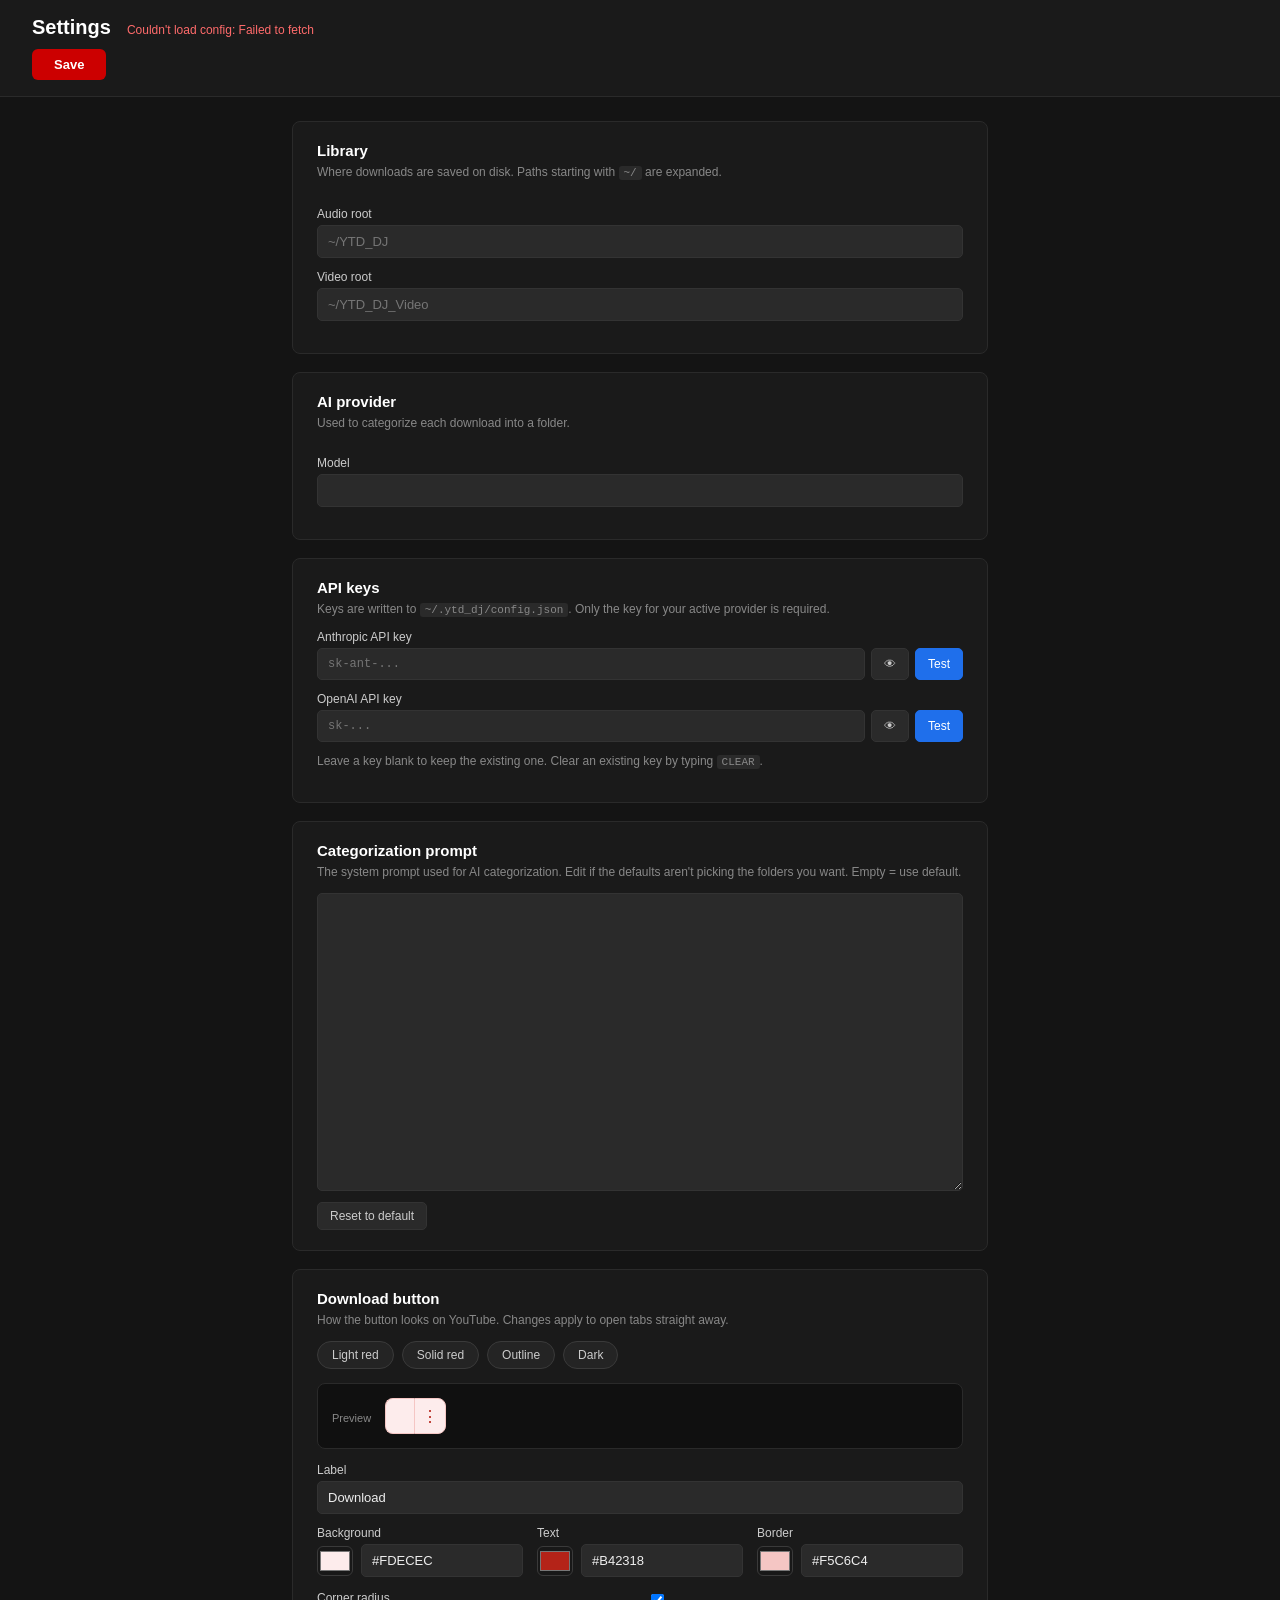
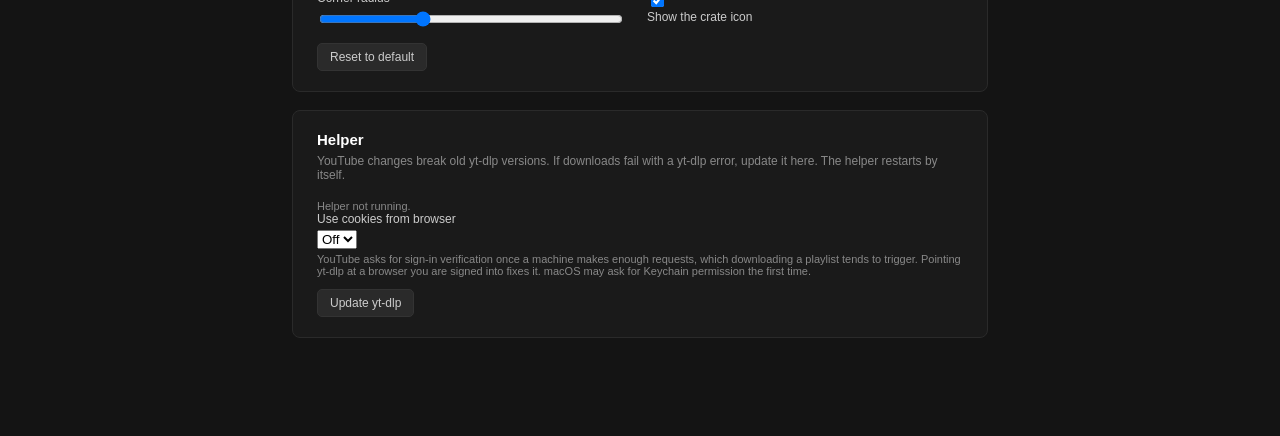
<file: extension/settings.html>
<!doctype html>
<html>
  <head>
    <meta charset="utf-8" />
    <title>Crateful — Settings</title>
    <link rel="stylesheet" href="settings.css" />
  </head>
  <body>
    <header>
      <div class="title-row">
        <h1>Settings</h1>
        <div id="status" class="status">loading...</div>
      </div>
      <div class="save-row">
        <button id="save-btn" class="primary">Save</button>
        <span id="save-msg" class="save-msg"></span>
      </div>
    </header>

    <main>
      <section>
        <h2>Library</h2>
        <p class="hint">Where downloads are saved on disk. Paths starting with <code>~/</code> are expanded.</p>
        <div id="path-presets" class="presets"></div>
        <label>
          <span>Audio root</span>
          <input id="audio-root" type="text" placeholder="~/YTD_DJ" />
        </label>
        <label>
          <span>Video root</span>
          <input id="video-root" type="text" placeholder="~/YTD_DJ_Video" />
        </label>
      </section>

      <section>
        <h2>AI provider</h2>
        <p class="hint">Used to categorize each download into a folder.</p>
        <div id="provider-radios" class="radios"></div>
        <label>
          <span>Model</span>
          <input id="model" type="text" placeholder="" />
          <small id="model-hint" class="muted"></small>
        </label>
        <label class="ollama-field hidden">
          <span>Ollama URL</span>
          <div class="key-row">
            <input id="ollama-url" type="text" placeholder="http://localhost:11434" />
            <button class="test" data-provider="ollama">Test</button>
          </div>
          <small id="ollama-url-status" class="muted"></small>
        </label>
      </section>

      <section>
        <h2>API keys</h2>
        <p class="hint">Keys are written to <code>~/.ytd_dj/config.json</code>. Only the key for your active provider is required.</p>

        <label>
          <span>Anthropic API key</span>
          <div class="key-row">
            <input id="anthropic-key" type="password" autocomplete="off" placeholder="sk-ant-..." />
            <button class="reveal" data-target="anthropic-key" title="Show/hide">👁</button>
            <button class="test" data-provider="anthropic">Test</button>
          </div>
          <small id="anthropic-key-status" class="muted"></small>
        </label>

        <label>
          <span>OpenAI API key</span>
          <div class="key-row">
            <input id="openai-key" type="password" autocomplete="off" placeholder="sk-..." />
            <button class="reveal" data-target="openai-key" title="Show/hide">👁</button>
            <button class="test" data-provider="openai">Test</button>
          </div>
          <small id="openai-key-status" class="muted"></small>
        </label>

        <p class="hint">Leave a key blank to keep the existing one. Clear an existing key by typing <code>CLEAR</code>.</p>
      </section>

      <section>
        <h2>Categorization prompt</h2>
        <p class="hint">The system prompt used for AI categorization. Edit if the defaults aren't picking the folders you want. Empty = use default.</p>
        <textarea id="prompt" rows="20" spellcheck="false"></textarea>
        <div class="actions">
          <button id="reset-prompt">Reset to default</button>
          <span id="prompt-status" class="muted"></span>
        </div>
      </section>

      <section>
        <h2>Download button</h2>
        <p class="hint">How the button looks on YouTube. Changes apply to open tabs straight away.</p>

        <div id="style-presets" class="presets"></div>

        <div class="preview-row">
          <span class="muted">Preview</span>
          <span id="btn-preview" class="preview-wrap">
            <button class="cf-btn cf-main" id="preview-main"></button>
            <button class="cf-btn cf-more"><span>⋮</span></button>
          </span>
        </div>

        <label>
          <span>Label</span>
          <input id="btn-label" type="text" maxlength="24" placeholder="Download" />
        </label>

        <div class="field-row">
          <label class="field-small">
            <span>Background</span>
            <div class="color-row">
              <input id="btn-bg" type="color" />
              <input id="btn-bg-text" type="text" spellcheck="false" />
            </div>
          </label>
          <label class="field-small">
            <span>Text</span>
            <div class="color-row">
              <input id="btn-fg" type="color" />
              <input id="btn-fg-text" type="text" spellcheck="false" />
            </div>
          </label>
          <label class="field-small">
            <span>Border</span>
            <div class="color-row">
              <input id="btn-border" type="color" />
              <input id="btn-border-text" type="text" spellcheck="false" />
            </div>
          </label>
        </div>

        <div class="field-row">
          <label class="field-small">
            <span>Corner radius</span>
            <div class="color-row">
              <input id="btn-radius" type="range" min="0" max="24" step="1" />
              <span id="btn-radius-val" class="muted"></span>
            </div>
          </label>
          <label class="field-small check">
            <input id="btn-icon" type="checkbox" />
            <span>Show the crate icon</span>
          </label>
        </div>

        <div class="actions">
          <button id="btn-reset">Reset to default</button>
          <span id="btn-status" class="muted"></span>
        </div>
      </section>

      <section>
        <h2>Helper</h2>
        <p class="hint">YouTube changes break old yt-dlp versions. If downloads fail with a yt-dlp error, update it here. The helper restarts by itself.</p>
        <div class="actions">
          <span id="helper-version" class="muted">Checking...</span>
        </div>

        <label>
          <span>Use cookies from browser</span>
          <select id="cookies-browser">
            <option value="">Off</option>
          </select>
          <small class="muted">YouTube asks for sign-in verification once a machine makes enough
          requests, which downloading a playlist tends to trigger. Pointing yt-dlp at a browser
          you are signed into fixes it. macOS may ask for Keychain permission the first time.</small>
        </label>
        <div class="actions">
          <button id="update-ytdlp">Update yt-dlp</button>
          <span id="ytdlp-status" class="muted"></span>
        </div>
      </section>
    </main>

    <script src="button-style.js"></script>
    <script src="settings.js"></script>
  </body>
</html>
</file>
<file: extension/settings.css>
* { box-sizing: border-box; }
html, body {
  margin: 0;
  padding: 0;
  font-family: -apple-system, BlinkMacSystemFont, "Segoe UI", Roboto, sans-serif;
  font-size: 14px;
  color: #eee;
  background: #141414;
  min-height: 100vh;
}

header {
  position: sticky;
  top: 0;
  background: #1a1a1a;
  border-bottom: 1px solid #2a2a2a;
  padding: 16px 32px;
  z-index: 10;
}
.title-row {
  display: flex;
  align-items: baseline;
  gap: 16px;
  margin-bottom: 10px;
}
h1 { margin: 0; font-size: 20px; font-weight: 600; color: #fff; }
.status { font-size: 12px; color: #888; }
.status.ok { color: #4caf50; }
.status.err { color: #ff6b6b; }

.save-row {
  display: flex;
  gap: 12px;
  align-items: center;
}
button.primary {
  background: #cc0000;
  color: #fff;
  border: none;
  padding: 8px 22px;
  border-radius: 6px;
  font-size: 13px;
  font-weight: 600;
  cursor: pointer;
}
button.primary:hover { background: #a30000; }
button.primary:disabled { opacity: 0.6; cursor: default; }
.save-msg { font-size: 12px; color: #888; }
.save-msg.ok { color: #4caf50; }
.save-msg.err { color: #ff6b6b; }

main {
  max-width: 760px;
  margin: 0 auto;
  padding: 24px 32px 80px;
}
section {
  background: #1a1a1a;
  border: 1px solid #2a2a2a;
  border-radius: 8px;
  padding: 20px 24px;
  margin-bottom: 18px;
}
section h2 {
  margin: 0 0 6px;
  font-size: 15px;
  font-weight: 600;
  color: #fff;
}
.hint {
  margin: 0 0 14px;
  font-size: 12px;
  color: #888;
}
.hint code {
  background: #2a2a2a;
  padding: 1px 5px;
  border-radius: 3px;
  font-size: 11px;
}

label {
  display: block;
  margin-bottom: 12px;
}
label > span {
  display: block;
  font-size: 12px;
  font-weight: 500;
  color: #ccc;
  margin-bottom: 4px;
}
input[type="text"], input[type="password"], textarea {
  width: 100%;
  background: #2a2a2a;
  border: 1px solid #333;
  color: #eee;
  padding: 8px 10px;
  border-radius: 5px;
  font-size: 13px;
  font-family: inherit;
}
textarea {
  font-family: ui-monospace, SFMono-Regular, Menlo, monospace;
  font-size: 12px;
  resize: vertical;
  min-height: 200px;
}
input:focus, textarea:focus {
  outline: none;
  border-color: #cc0000;
}

.radios {
  display: flex;
  gap: 16px;
  margin-bottom: 12px;
}
.radios label {
  display: flex;
  align-items: center;
  gap: 6px;
  margin: 0;
  cursor: pointer;
  font-size: 13px;
}
.radios label > span { display: inline; margin: 0; font-weight: 400; }

.key-row {
  display: flex;
  gap: 6px;
  align-items: stretch;
}
.key-row input { flex: 1; font-family: ui-monospace, SFMono-Regular, Menlo, monospace; font-size: 12px; }
.key-row button {
  background: #2a2a2a;
  border: 1px solid #333;
  color: #ccc;
  padding: 0 12px;
  border-radius: 5px;
  font-size: 12px;
  cursor: pointer;
}
.key-row button:hover { background: #333; }
.key-row button.test { background: #1f6feb; color: #fff; border-color: #1f6feb; }
.key-row button.test:hover { background: #195bbd; }
.muted { font-size: 11px; color: #888; display: block; margin-top: 4px; }
.muted.ok { color: #4caf50; }
.muted.err { color: #ff6b6b; }

.actions {
  display: flex;
  gap: 10px;
  align-items: center;
  margin-top: 8px;
}
.actions button {
  background: #2a2a2a;
  border: 1px solid #333;
  color: #ccc;
  padding: 6px 12px;
  border-radius: 5px;
  font-size: 12px;
  cursor: pointer;
}
.actions button:hover { background: #333; }

.hidden { display: none !important; }

.presets {
  display: flex;
  flex-wrap: wrap;
  gap: 8px;
  margin-bottom: 14px;
}
.preset {
  background: #242424;
  color: #ccc;
  border: 1px solid #3a3a3a;
  border-radius: 999px;
  padding: 6px 14px;
  font-size: 12px;
  font-family: inherit;
  cursor: pointer;
}
.preset:hover { background: #303030; color: #fff; border-color: #4a4a4a; }
.preset.active { background: #cc0000; border-color: #cc0000; color: #fff; }

.preview-row {
  display: flex;
  align-items: center;
  gap: 14px;
  padding: 14px;
  margin-bottom: 14px;
  background: #101010;
  border: 1px solid #2a2a2a;
  border-radius: 8px;
}
.preview-wrap {
  --cf-bg: #FDECEC;
  --cf-fg: #B42318;
  --cf-border: #F5C6C4;
  --cf-radius: 8px;
  display: inline-flex;
  align-items: center;
}
.preview-wrap .cf-btn {
  height: 36px;
  display: inline-flex;
  align-items: center;
  justify-content: center;
  gap: 6px;
  background: var(--cf-bg);
  color: var(--cf-fg);
  border: 1px solid var(--cf-border);
  font-size: 14px;
  font-weight: 500;
  font-family: inherit;
  cursor: default;
}
.preview-wrap .cf-main {
  padding: 0 14px;
  border-radius: var(--cf-radius) 0 0 var(--cf-radius);
  border-right: none;
}
.preview-wrap .cf-more {
  width: 32px;
  padding: 0;
  border-radius: 0 var(--cf-radius) var(--cf-radius) 0;
  font-size: 16px;
}
.preview-wrap .cf-icon { width: 17px; height: 17px; display: block; }

.field-row { display: flex; gap: 14px; flex-wrap: wrap; margin-bottom: 14px; }
.field-small { flex: 1; min-width: 170px; margin-bottom: 0; }
.field-small.check { flex-direction: row; align-items: center; gap: 8px; }
.color-row { display: flex; align-items: center; gap: 8px; }
.color-row input[type="color"] {
  width: 36px;
  height: 30px;
  padding: 0;
  border: 1px solid #3a3a3a;
  border-radius: 6px;
  background: #181818;
  cursor: pointer;
}
.color-row input[type="text"] { flex: 1; min-width: 0; }
.color-row input[type="range"] { flex: 1; }
</file>
